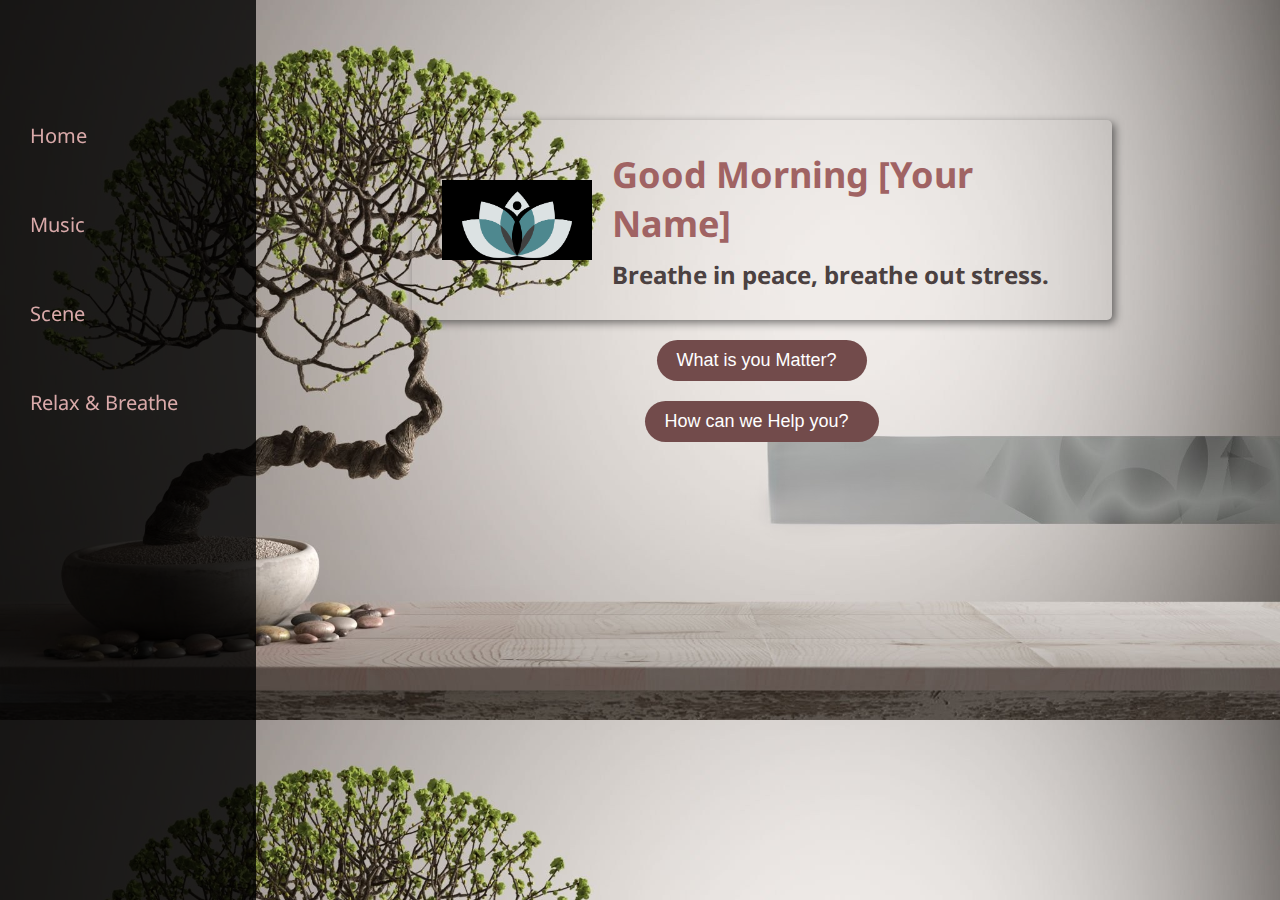
<file: index.html>
<!DOCTYPE html>
<html lang="en">
  <head>
    <meta charset="UTF-8" />
    <meta name="viewport" content="width=device-width, initial-scale=1.0" />
    <title>MediLife</title>
    <link rel="stylesheet" href="style.css" />
    <link rel="shortcut icon" type="x-icon" href="asset/logo.1.png" />
    <link
      rel="stylesheet"
      href="https://cdnjs.cloudflare.com/ajax/libs/font-awesome/6.7.1/css/all.min.css"
      integrity="sha512-5Hs3dF2AEPkpNAR7UiOHba+lRSJNeM2ECkwxUIxC1Q/FLycGTbNapWXB4tP889k5T5Ju8fs4b1P5z/iB4nMfSQ=="
      crossorigin="anonymous"
      referrerpolicy="no-referrer"
    />
    <link
    rel="stylesheet"
    href="https://cdnjs.cloudflare.com/ajax/libs/animate.css/4.1.1/animate.min.css"
  />
  </head>
  <body>
    <div class="loader" id="loader">

    <header></header>
    
    <div class="collapsed" id="navbar">
      <nav>
        <ul>
          <li><i class="fa-solid fa-house"></i><a href="index.html">Home</a></li>
          <li><i class="fa-solid fa-music"></i><a href="Music/music.html">Music</a></li>
          <li><i class="fa-solid fa-mountain"></i><a href="scene/scene.html">Scene</a></li>
          <li>
            <i class="fa-solid fa-heart-pulse"></i
            ><a href="relax/relaxnbreathe.html">Relax & Breathe</a>
          </li>
          
        </ul>
      </nav>
    </div>
    <div class="rightpannel">
      <div class="container1"> 
        <img class="logo"  src="asset/logo.1.png" alt="Logo" />
        <div class="head">    
         <h1>
            <span class="greeting">Good Morning</span>
            <span class="name" id="name">[Your Name]</span>
          </h1>

          <h2 class="typing">Meditation is bringing the mind home.</h2>
        </div>
      </div>
      <div class="container2">
        <div class="btn1"><button onclick="toggleText('text1')">What is you Matter? <i class="fa-solid fa-caret-down"></i></button>
        <span id="text1" class="hidden-text"><b>U matter</b> is a meditation and relaxation app that designed to take you some moment to relax and breathe. <b>U Matter</b> mission is to help you find your inner peace and improve your mental health.</span></div>
       </div>
      <div class="btn2"><button onclick="toggleText('text2')">How can we Help you? <i class="fa-solid fa-caret-down"></i></button>
        <span id="text2" class="hidden-text"><b>U Matter</b> helps you to relax your body and mind with meditation music, nature scenery with sounds, an AI voice asistant to talk to and breathing exercises to help you cope with your stress and anxiety. <b>U Matter</b>  can help you to let go of the busy mind, and relax your body. <a href="">See more</a></span></div>

      </div>
    </div>
    <script src="script.js"></script>
  </body>
</html>
</file>
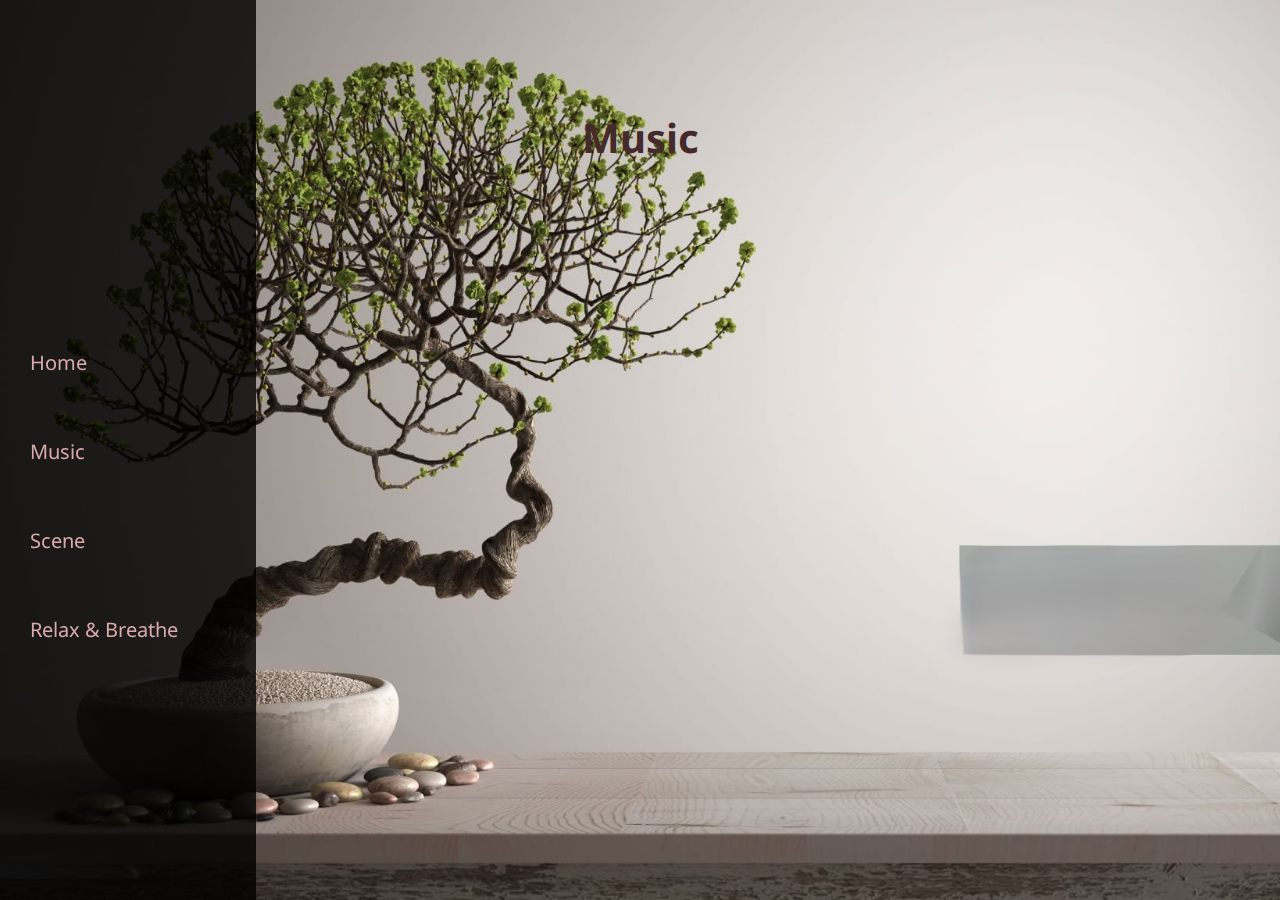
<file: Music/music.html>
<!DOCTYPE html>
<html lang="en">
  <head>
    <meta charset="UTF-8" />
    <meta name="viewport" content="width=device-width, initial-scale=1.0" />
    <title>Music</title>
    <link rel="shortcut icon" type="x-icon" href="../asset/logo.1.png" />
    <link rel="stylesheet" href="./music.css" />
    <link
      rel="stylesheet"
      href="https://cdnjs.cloudflare.com/ajax/libs/font-awesome/6.7.1/css/all.min.css"
      integrity="sha512-5Hs3dF2AEPkpNAR7UiOHba+lRSJNeM2ECkwxUIxC1Q/FLycGTbNapWXB4tP889k5T5Ju8fs4b1P5z/iB4nMfSQ=="
      crossorigin="anonymous"
      referrerpolicy="no-referrer"
    />
  </head>
  <body>
    <div class="loader" id="loader">
      
    </div>

    <div class="header">
      <header>
        <h1>Music</h1>
        <!-- <div class="dropdown">
            <a class="dropdown-content" >All<i class="fa-solid fa-chevron-down"></i></a>
            <div class="dropdown-category">
              <a href="All" data-name="All">All</a>
              <a href="Nature Melodies" data-name="Nature Melodies">Nature Melodies</a>
              <a href="Nature and Instrument" data-name="Nature and Instrument">Nature and Instrument</a>
              <a href="Classical Music" data-name="Classical Music">Classical Music</a>
              <a href="Instrumental" data-name="Instrumental">Instrumental</a>
              <a href="Lofi" data-name="Lofi">Lofi</a>
              <a href="Motivating" data-name="Motivating">Motivating</a>
              <a href="Ambient" data-name="Ambient">Ambient</a>
            </div>
          </div> -->
      </header>

      <div class="card-container">
        <!-- <div class="card">
        <img src="" alt="">
        <h2 class="card-heading">card headding</h2>
        <p class="card-body">sfgdsfgdsg</p>
      </div> -->
      </div>
    </div>

    <div class="collapsed" id="navbar">
      <nav>
        <ul>
          <li><i class="fa-solid fa-house"></i><a href="../index.html">Home</a></li>
          <li>
            <i class="fa-solid fa-music"></i><a href="./music.html">Music</a>
          </li>
          <li><i class="fa-solid fa-mountain"></i><a href="../scene/scene.html">Scene</a></li>
          <li>
            <i class="fa-solid fa-heart-pulse"></i
            ><a href="../relax/relaxnbreathe.html">Relax & Breathe</a>
          </li>
         
        </ul>
      </nav>
    </div>

    <script src="./music.js"></script>
    
  </body>
</html>
</file>
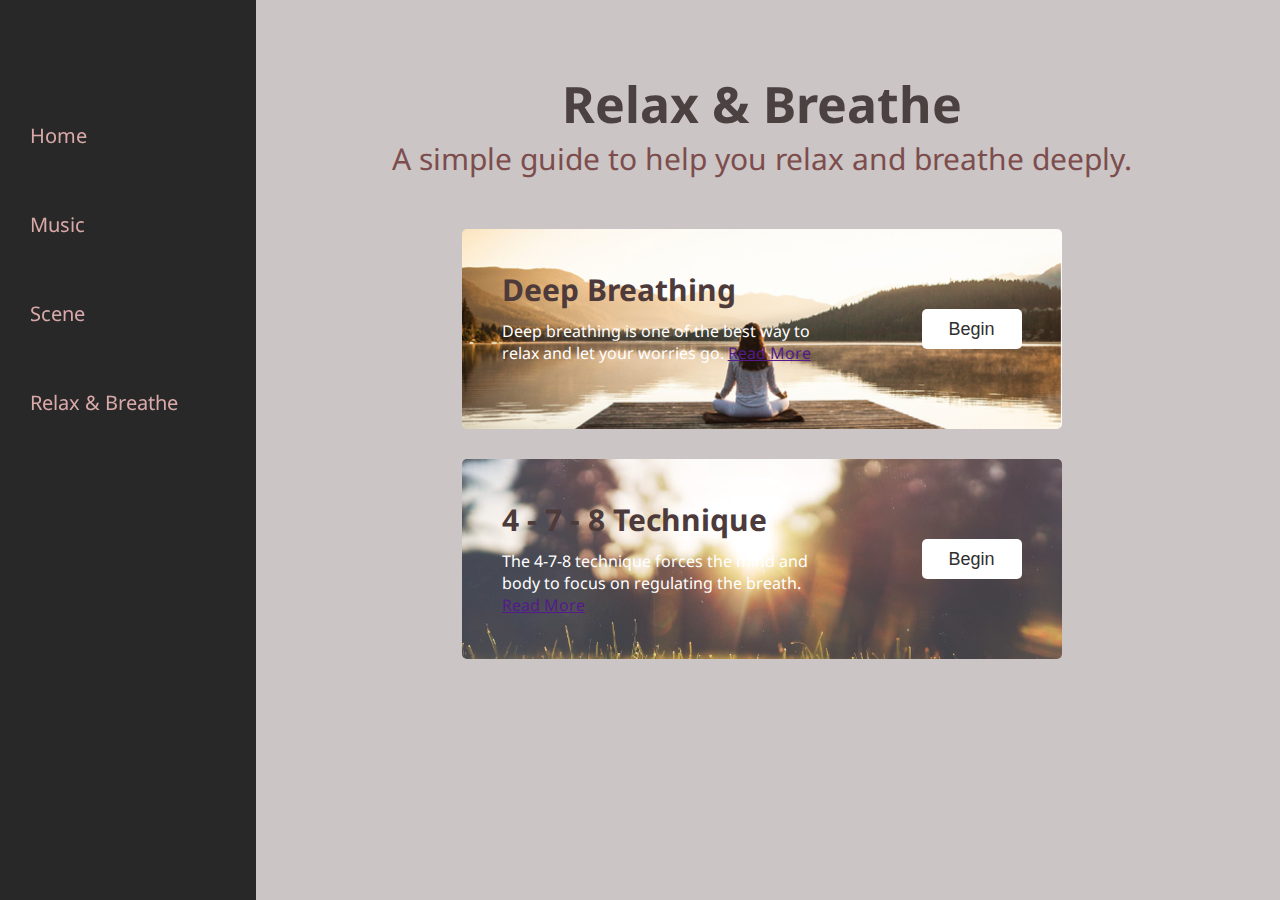
<file: relax/relaxnbreathe.html>
<!DOCTYPE html>
<html lang="en">
<head>
    <meta charset="UTF-8">
    <meta name="viewport" content="width=device-width, initial-scale=1.0">
    <title>Relax n Breathe</title>
    <link rel="shortcut icon" type="x-icon" href="../asset/logo.1.png" />
    <link
      rel="stylesheet"
      href="https://cdnjs.cloudflare.com/ajax/libs/font-awesome/6.7.1/css/all.min.css"
      integrity="sha512-5Hs3dF2AEPkpNAR7UiOHba+lRSJNeM2ECkwxUIxC1Q/FLycGTbNapWXB4tP889k5T5Ju8fs4b1P5z/iB4nMfSQ=="
      crossorigin="anonymous"
      referrerpolicy="no-referrer"
    />
    <link rel="stylesheet" href="relax.css">
    <link rel="shortcut icon" type="x-icon" href="asset/logo.1.png" />

</head>
<body>
    <div class="loader" id="loader">

    <div class="container1">
       <div class="leftpannel" id="navbar">
        <nav>
            <ul>
              <li><i class="fa-solid fa-house"></i><a href="../index.html">Home</a></li>
              <li><i class="fa-solid fa-music"></i><a href="../Music/music.html">Music</a></li>
              <li><i class="fa-solid fa-mountain"></i><a href="../scene/scene.html">Scene</a></li>
              <li>
                <i class="fa-solid fa-heart-pulse"></i
                ><a href="../relax/relaxnbreathe.html">Relax & Breathe</a>
              </li>
             
            </ul>
          </nav>
       </div>

       <div class="rightpannel">
        <div class="heading">
         <h1>Relax & Breathe</h1>
         <p>A simple guide to help you relax and breathe deeply.</p>
        </div>
        <div class="box1">
            <div class="leftbox">
            <h2>Deep Breathing</h2>
            <span>Deep breathing is one of the
                best way to relax and let your worries go.</span>
                <a href="">Read More</a>
            </div>
            <div class="rightbox">
                <button class="btn1" id="btn1">Begin</button>
            </div>
        </div>
        <div class="box2">
            <div class="leftbox">
                <h2>4 - 7 - 8 Technique</h2>
                <span>The 4-7-8 technique forces the mind
                    and body to focus on regulating the breath.</span>
                    <a href="">Read More</a>
                </div>
                <div class="rightbox">
                    <button class="btn2" id="btn2">Begin</button>
                </div>
        </div>
       </div>
      
    </div> <div id="breathingPage" class="breathing-page">
        <div class="circle"></div>
        <p class="instruction">Inhale...</p>
        <button class="btn-back" id="backBtn">Back</button>
    </div>

    <script src="relax.js"></script>
</body>
</html>
</file>
<file: style.css>
@import url("https://fonts.googleapis.com/css2?family=Noto+Sans:wght@100..900&display=swap");

* {
  margin: 0;
  padding: 0;
  box-sizing: border-box;
}

body {
  display: flex;
  background-image: url(asset/background.jpg);
  background-size: cover;
  font-family: "Noto Sans", sans-serif;
}

.collapsed {
  display: flex;
  flex-direction: column;
  width: 20vw;
  height: 100vh;
  background: rgba(0, 0, 0, 0.8);
  padding: 20px;
  position: fixed;
  left: 0;
  top: 0;
}

nav {
  width: 100%;
  margin-top: 50px;
}

ul {
  list-style-type: none;
}

li {
  margin-top: 20px;
}

.collapsed li a {
  color: #d9a9a9;
  text-decoration: none;
  font-size: 20px;
  padding: 10px;
  display: flex;
  align-items: center;
}

.collapsed li i {
  color: #fff;
  margin: 10px;
}
.collapsed li {
  transition: background-color 0.4s ease-in-out, color 0.4s ease-in-out;
}

.collapsed li:hover {
  background-color: #724b4b;
  border-radius: 5px;
  color: #000;
  width: 280px;
}
.rightpannel {
  display: flex;
  flex-direction: column;
  justify-content: center;
  align-items: center;
  margin-left: 22vw;
  width: 75vw;
  padding: 20px;
}

/* Logo & Header */
.container1 {
  display: flex;
  align-items: center;
  justify-content: space-between;
  margin-top: 100px;
  width: 100%;
  height: 200px;
  max-width: 700px;
  padding: 30px;
  border-radius: 5px;
  gap: 20px;
  box-shadow: 3px 3px 8px rgba(0, 0, 0, 0.5);
}

.logo {
  width: 150px;
  height: auto;
  background-color: black;
}

.head h1 {
  color: #a06363;
  font-size: 36px;
}

.head h2 {
  color: #4b4141;
  font-size: 24px;
  margin-top: 10px;
}

.container2 {
  display: flex;
  flex-direction: column;
  gap: 20px;
  margin-top: 20px;
}

.btn1 {
  position: relative;
  display: inline-block;
  width: 100%;
  margin-bottom: 20px;
}
/* Button Styling */
button {
  font-size: 18px;
  background-color: #724b4b;
  color: white;
  padding: 10px 20px;
  border-radius: 50px;
  border: none;
  cursor: pointer;
  width: 100%;
  max-width: 600px;
  transition: background-color 0.3s;
  display: flex;
  align-items: center;
}

button i {
  margin-left: 10px;
}

.hidden-text {
  display: none;
  font-size: 18px;
  color: #fff;
  background: rgba(0, 0, 0, 0.5);
  padding: 10px;
  width: 100%;
  max-width: 600px;
  margin-top: 10px;
  border-radius: 5px;
}

.hidden-text {
  display: none;
  margin-top: 10px;
  font-size: 20px;
  position: relative;
  padding: 10px;
  background: transparent;
  color: #fff;
  width: 700px;
  opacity: 0;
  visibility: hidden;
  transition: opacity 0.3s ease;
}

.visible-text {
  display: block;
  opacity: 1;
  visibility: visible;
}
</file>
<file: Music/music.css>
@import url("https://fonts.googleapis.com/css2?family=Neuton:ital,wght@0,200;0,300;0,400;0,700;0,800;1,400&family=Noto+Sans:ital,wght@0,100..900;1,100..900&family=Noto+Serif:ital,wght@0,100..900;1,100..900&family=PT+Sans:ital,wght@0,400;0,700;1,400;1,700&family=Raleway:ital,wght@0,100..900;1,100..900&display=swap");
* {
  margin: 0px;
  padding: 0px;
  box-sizing: border-box;
}

body {
  background-image: url(../asset/background.jpg);
  background-size: cover;
  background-attachment: fixed;
  font-family: "Noto Sans", serif;

}

/* Header Styles */
header {
  display: flex;
  gap: 40px;
  margin: 0;
  padding-top: 60px;
  align-items: center;
  justify-content: space-around;
}

h1 {
  font-size: 40px;
  margin-top: 50px;
  color: #442a2a;
}

.collapsed {
  display: flex;
  flex-direction: row;
  width: 20vw;
  height: 100vh;
  background: rgba(0, 0, 0, 0.8);
  padding: 20px;
  position: fixed;
  left: 0;
  top: 0;
  align-items: center;
}

nav {
  width: 100%;
  margin-top: 50px;
}

ul {
  list-style-type: none;
}

li {
  margin-top: 20px;
}

.collapsed li a {
  color: #d9a9a9;
  text-decoration: none;
  font-size: 20px;
  padding: 10px;
  display: flex;
  align-items: center;
}

.collapsed li i {
  color: #fff;
  margin: 10px;
}

.collapsed li {
  transition: background-color 0.4s ease-in-out, color 0.4s ease-in-out;
}

.collapsed li:hover {
  background-color: #724b4b;
  border-radius: 5px;
  color: #000;
  width: 280px;
}
.loader {
  position: fixed;
  top: 0px;
  left: 0px;
  width: 100%;
  height: 100%;
  display: flex;
  align-items: center;
  justify-content: center;
  background-color: #f7f7f7;
  transition: opacity 0.75s, visibility 0.75s;
}
.loader-hidden {
  opacity: 0;
  visibility: hidden;
}
.loader::after {
  content: " ";
  width: 75px;
  height: 75px;
  border-radius: 50%;
  border: 5px solid #4facfe;
  border-top-color: #7449f5;
  animation: loading 1.75s ease infinite;
}

@keyframes loading {
  from {
    transform: rotate(0turn);
  }
  to {
    transform: rotate(1turn);
  }
}
/* Card Container */
.card-container {
  display: flex;
  flex-wrap: wrap;
  gap: 20px;
  padding: 20px;
  justify-content: center;
  margin-left: 20%;
}

.card {
  background: white;
  border-radius: 15px;
  box-shadow: 0 8px 15px rgba(0, 0, 0, 0.1);
  overflow: hidden;
  width: 300px;
  transition: transform 0.3s ease, box-shadow 0.3s ease;
}

.card:hover {
  transform: scale(1.05);
  box-shadow: 0 10px 20px rgba(0, 0, 0, 0.2);
}

.card-image {
  width: 100%;
  height: 200px;
  object-fit: cover;
  border-bottom: 1px solid #ddd;
}

.card-heading {
  font-size: 1.2rem;
  margin: 10px 0;
  color: #333;
  text-align: center;
  padding: 0 10px;
}

.controls {
  padding: 15px;
  display: flex;
  flex-direction: column;
  align-items: center;
  gap: 10px;
}

.play-button,
.pause-button {
  background: linear-gradient(135deg, #4f1313, #cc6262);
  color: white;
  border: none;
  border-radius: 50px;
  padding: 10px 20px;
  font-size: 1rem;
  cursor: pointer;
  transition: background-color 0.3s, box-shadow 0.3s ease;
}

.play-button:hover,
.pause-button:hover {
  background: linear-gradient(135deg, #722020, #723333);
  box-shadow: 0 4px 10px rgba(0, 0, 0, 0.2);
}

.volume-slider {
  width: 80%;
  -webkit-appearance: none;
  appearance: none;
  height: 6px;
  border-radius: 5px;
  background: #ddd;
  outline: none;
  transition: background 0.3s;
}

.volume-slider::-webkit-slider-thumb {
  -webkit-appearance: none;
  appearance: none;
  width: 15px;
  height: 15px;
  border-radius: 50%;
  background: #4facfe;
  cursor: pointer;
  transition: background 0.3s ease;
}

.volume-slider::-webkit-slider-thumb:hover {
  background: #904040;
}

/* For 768px screen */
@media (max-width: 768px) {
  header {
    flex-direction: row;
    justify-content: center; /* Align header items at the top-right */
    align-items: center;
    padding: 10px;
    gap: 20px;
  }

  nav {
    display: flex;
    justify-content: flex-end; /* Position navbar items in a row at the top-right */
    width: auto;
    padding-right: 20px;
  }

  .collapsed {
    display: none; /* Hide the hamburger menu in 768px */
  }

  .dropdown-content {
    display: flex;
    position: absolute;
    top: 50px;
    right: 20px;
    background-color: #7e7b7b;
    padding: 10px;
    border-radius: 3px;
    box-shadow: 0px 2px 5px rgba(0, 0, 0, 0.1);
  }
  .card-container {
    flex-direction: row;
    gap: 20px;
    padding: 20px;
    margin-left: 0;
    justify-content: center;
    align-items: center;
  }
}

/* For screens smaller than 320px */
@media (max-width: 320px) {
  header {
    padding-top: 20px;
  }

  h1 {
    font-size: 25px;
  }

  .collapsed {
    top: 100px;
    width: 100%;
  }

  .collapsed li a {
    font-size: 20px;
    padding: 8px;
  }

  .card-container {
    flex-direction: column;
    margin-left: 0;
    justify-content: center;
  }

  .card {
    width: 90%;
    margin: 10px 0;
  }

  .card-image {
    height: 150px;
  }

  .card:hover {
    transform: scale(1.05);
    box-shadow: 0 10px 20px rgba(0, 0, 0, 0.2);
  }
}
</file>
<file: relax/relax.css>
@import url("https://fonts.googleapis.com/css2?family=Noto+Sans:wght@100..900&display=swap");

* {
  margin: 0;
  padding: 0;
  box-sizing: border-box;
}

body {
  display: flex;
  background-color: #cbc5c5;
  background-size: cover;
  font-family: "Noto Sans", sans-serif;
}

/* Left Panel */
.leftpannel {
  display: flex;
  flex-direction: column;
  width: 20vw;
  height: 100vh;
  background: rgba(0, 0, 0, 0.8);
  padding: 20px;
  position: fixed;
  left: 0;
  top: 0;
}

nav {
  width: 100%;
  margin-top: 50px;
}

ul {
  list-style-type: none;
}

li {
  margin-top: 20px;
}

.leftpannel li a {
  color: #d9a9a9;
  text-decoration: none;
  font-size: 20px;
  padding: 10px;
  display: flex;
  align-items: center;
}

.leftpannel li i {
  color: #fff;
  margin: 10px;
}

.leftpannel li {
  transition: background-color 0.4s ease-in-out, color 0.4s ease-in-out;
}

.leftpannel li:hover {
  background-color: #724b4b;
  border-radius: 5px;
  color: #000;
  width: 100%;
}

/* Right Panel */
.rightpannel {
  display: flex;
  flex-direction: column;
  justify-content: center;
  align-items: center;
  margin-left: 22vw;
  width: 75vw;
  padding: 20px;
  gap: 30px;
}

.heading {
  margin-top: 50px;
  margin-bottom: 20px;
}

.heading h1 {
  font-size: 50px;
  color: #4b4141;
  text-align: center;
}

.heading p {
  font-size: 30px;
  color: #7d4d4d;
  text-align: center;
}

/* Breathing Section Boxes */
.box1, .box2 {
  display: flex;
  justify-content: space-between;
  flex-direction: row;
  height: 200px;
  width: 600px;
  background-size: cover;
  background-position: center;
  border-radius: 5px;
}

.box1 {
  background-image: url(../asset/breathing.png);
}

.box2 {
  background-image: url(../asset/478.avif);
}

.leftbox {
  margin: 40px;
}

.leftbox h2 {
  font-size: 30px;
  margin-bottom: 10px;
  color: #4d3a3a;
}

.leftbox span {
  color: #fff;
}

.rightbox {
  display: flex;
  margin: 40px;
  align-items: center;
  text-align: center;
}

.btn1, .btn2 {
  border: none;
  padding: 10px;
  width: 100px;
  height: 40px;
  background-color: #ffffff;
  font-size: 18px;
  border-radius: 5px;
  cursor: pointer;
  color: #302e2e;
  transition: transform 0.2s ease-in-out;
}

.btn1:hover, .btn2:hover {
  transform: scale(1.1);
  background-color: #9a5e5e;
  color: #fff;
}

/* Breathing Page */
.breathing-page {
  display: none;
  justify-content: center;
  align-items: center;
  flex-direction: column;
  height: 100vh;
  width: 100%;
  background: linear-gradient(to bottom, #87CEEB, #1E90FF);
  position: absolute;
  top: 0;
  left: 0;
}

/* Breathing Circle */
.circle {
  width: 120px;
  height: 120px;
  background-color: rgba(255, 255, 255, 0.8);
  border-radius: 50%;
  animation: breathe 8s infinite ease-in-out;
}

/* Breathing Animation */
@keyframes breathe {
  0% { transform: scale(1); }
  50% { transform: scale(1.5); }
  100% { transform: scale(1); }
}

/* Breathing Instruction Text */
.instruction {
  font-size: 24px;
  font-weight: bold;
  color: white;
  margin-top: 20px;
  animation: fadeText 8s infinite ease-in-out;
}

@keyframes fadeText {
  0%, 100% { opacity: 1; content: "Inhale..."; }
  50% { opacity: 0.5; content: "Exhale..."; }
}

/* Back Button */
.btn-back {
  margin-top: 20px;
  padding: 10px 20px;
  background-color: white;
  border: none;
  cursor: pointer;
  font-size: 16px;
  border-radius: 5px;
}

/* ================================== */
/* 🌍 Media Queries for Responsive Design */
/* ================================== */

/* 📱 Small Screens (320px - 480px) */
@media (max-width: 480px) {
  body {
    display: flex;
    flex-direction: column;
  }

  .leftpannel {
    
    padding: 10px;
  }

  .leftpannel li a {
    font-size: 18px;
    padding: 8px;
  }

  .rightpannel {
    margin-left: 0;
    margin-top: 0;
    padding: 10px;
    gap: 20px;
  }

  .heading h1 {
    font-size: 30px;
  }

  .heading p {
    font-size: 20px;
  }

  .box1, .box2 {
    flex-direction: column;
    height: auto;
    width: 90%;
    padding: 10px;
  }

  .leftbox, .rightbox {
    margin: 20px;
    text-align: center;
  }

  .btn1, .btn2 {
    width: 100%;
  }

  .circle {
    width: 100px;
    height: 100px;
  }

  .instruction {
    font-size: 18px;
  }
}

/* 📲 Tablets & Small Laptops (481px - 768px) */
@media (max-width: 768px) {
  .leftpannel {
    width: 25vw;
  }

  .rightpannel {
    margin-left: 27vw;
    width: 70vw;
    padding: 15px;
    gap: 20px;
  }

  .heading h1 {
    font-size: 40px;
  }

  .heading p {
    font-size: 24px;
  }

  .box1, .box2 {
    flex-direction: column;
    height: auto;
    width: 85%;
    padding: 15px;
  }

  .leftbox, .rightbox {
    margin: 20px;
    text-align: center;
  }

  .circle {
    width: 110px;
    height: 110px;
  }

  .instruction {
    font-size: 20px;
  }
}
</file>
